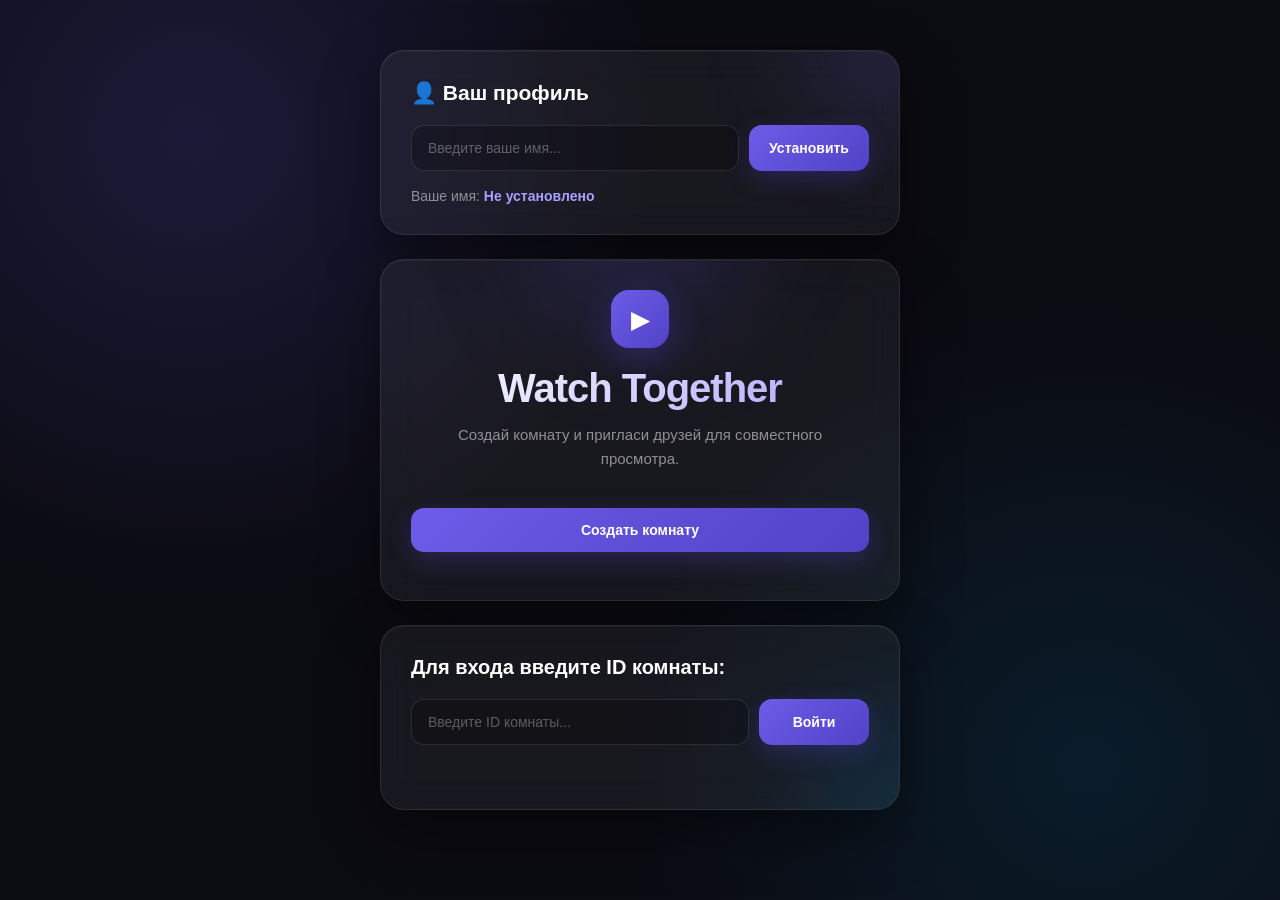
<file: templates/index.html>
<!DOCTYPE html>
<html lang="en">
<head>
    <meta charset="UTF-8">
    <meta name="viewport" content="width=device-width, initial-scale=1.0">
    <link rel="stylesheet" href="/static/css/indexStyles.css">
    <title>Root</title>
</head>
<body>

    <div class="container username-container">
        <h2>👤 Ваш профиль</h2>

        <div class="username-form">
            <input
                type="text"
                id="usernameInput"
                placeholder="Введите ваше имя..."
                maxlength="30"
            >

            <button id="createUsernameBtn">
                Установить
            </button>
        </div>

        <p class="current-username">
            Ваше имя:
            <span id="username">Не установлено</span>
        </p>
    </div>

    <div class="container room-container">

        <div class="logo">▶</div>

        <h1>Watch Together</h1>

        <p class="subtitle">
            Создай комнату и пригласи друзей
            для совместного просмотра.
        </p>

        <button
            id="createRoomBtn"
        >
            Создать комнату
        </button>

        <p id="parag"></p>
        <div id="roomInfo">
            <span class="room-label">Код комнаты</span>
            <span id="roomID"></span>
        </div>

    </div>

    <div class="container entrance-container">
    <h2>Для входа введите ID комнаты:</h2>
    <div class="entranceForm">
        <input
            type="text"
            id="entranceID"
            placeholder="Введите ID комнаты..."
        >

        <button id="entranceBtn">Войти</button>
    </div>

    <p id="errorP" class="entranceError"></p>
    </div>


    <script src="/static/js/indexScr.js"></script>
</body>
</html>
</file>
<file: static/css/indexStyles.css>
/* ========================================
   RESET
======================================== */

* {
    box-sizing: border-box;
    margin: 0;
    padding: 0;
}


/* ========================================
   BODY
======================================== */

body {
    min-height: 100vh;

    display: flex;
    flex-direction: column;
    align-items: center;

    gap: 24px;

    padding: 50px 20px;

    font-family: Arial, sans-serif;

    color: #ffffff;

    background:
        radial-gradient(
            circle at 15% 15%,
            rgba(108, 92, 231, 0.18),
            transparent 35%
        ),
        radial-gradient(
            circle at 85% 85%,
            rgba(0, 180, 255, 0.10),
            transparent 35%
        ),
        #0b0b12;
}


/* ========================================
   COMMON CONTAINER
======================================== */

.container {
    position: relative;

    width: 100%;
    max-width: 520px;

    padding: 30px;

    background: rgba(255, 255, 255, 0.055);

    border: 1px solid rgba(255, 255, 255, 0.09);

    border-radius: 24px;

    backdrop-filter: blur(18px);
    -webkit-backdrop-filter: blur(18px);

    box-shadow:
        0 20px 60px rgba(0, 0, 0, 0.45),
        inset 0 1px 0 rgba(255, 255, 255, 0.04);

    transition:
        transform 0.25s ease,
        border-color 0.25s ease,
        box-shadow 0.25s ease;
}

.container:hover {
    transform: translateY(-2px);

    border-color: rgba(255, 255, 255, 0.14);

    box-shadow:
        0 25px 70px rgba(0, 0, 0, 0.5),
        inset 0 1px 0 rgba(255, 255, 255, 0.06);
}


/* ========================================
   USERNAME CONTAINER
======================================== */

.username-container {
    overflow: hidden;
}

.username-container::before {
    content: "";

    position: absolute;

    width: 180px;
    height: 180px;

    top: -100px;
    right: -80px;

    border-radius: 50%;

    background: rgba(108, 92, 231, 0.15);

    filter: blur(50px);

    pointer-events: none;
}


/* ========================================
   USERNAME TITLE
======================================== */

.username-container h2 {
    position: relative;

    margin-bottom: 20px;

    font-size: 21px;
    font-weight: 600;
}


/* ========================================
   USERNAME FORM
======================================== */

.username-form {
    display: flex;

    gap: 10px;

    width: 100%;
}

.username-form input {
    flex: 1;
}

.username-form button {
    width: auto;

    min-width: 120px;

    margin-top: 0;
}


/* ========================================
   CURRENT USERNAME
======================================== */

.current-username {
    margin-top: 17px;

    color: rgba(255, 255, 255, 0.5);

    font-size: 14px;
}

#username {
    color: #aaa1ff;

    font-weight: 600;
}


/* ========================================
   ROOM CONTAINER
======================================== */

.room-container {
    text-align: center;

    overflow: hidden;
}

.room-container::before {
    content: "";

    position: absolute;

    width: 220px;
    height: 220px;

    left: 50%;
    top: -150px;

    transform: translateX(-50%);

    border-radius: 50%;

    background: rgba(108, 92, 231, 0.18);

    filter: blur(55px);

    pointer-events: none;
}


/* ========================================
   LOGO
======================================== */

.logo {
    position: relative;

    width: 58px;
    height: 58px;

    display: flex;
    align-items: center;
    justify-content: center;

    margin: 0 auto 18px;

    border-radius: 18px;

    font-size: 25px;

    background: linear-gradient(
        135deg,
        #6c5ce7,
        #5142c7
    );

    box-shadow:
        0 10px 35px rgba(90, 70, 220, 0.35);
}


/* ========================================
   MAIN TITLE
======================================== */

.room-container h1 {
    position: relative;

    margin-bottom: 12px;

    font-size: 40px;
    font-weight: 700;

    letter-spacing: -1px;

    background: linear-gradient(
        135deg,
        #ffffff,
        #aaa1ff
    );

    -webkit-background-clip: text;
    -webkit-text-fill-color: transparent;
}


/* ========================================
   SUBTITLE
======================================== */

.subtitle {
    position: relative;

    max-width: 380px;

    margin: 0 auto 25px;

    color: rgba(255, 255, 255, 0.52);

    font-size: 15px;

    line-height: 1.6;
}


/* ========================================
   ENTRANCE CONTAINER
======================================== */

.entrance-container {
    overflow: hidden;
}

.entrance-container::before {
    content: "";

    position: absolute;

    width: 190px;
    height: 190px;

    right: -100px;
    bottom: -120px;

    border-radius: 50%;

    background: rgba(0, 170, 255, 0.10);

    filter: blur(55px);

    pointer-events: none;
}


/* ========================================
   ENTRANCE TITLE
======================================== */

.entrance-container h2 {
    position: relative;

    margin-bottom: 20px;

    font-size: 20px;
    font-weight: 600;

    color: #ffffff;
}


/* ========================================
   ENTRANCE FORM
======================================== */

.entranceForm {
    position: relative;

    display: flex;

    gap: 10px;

    width: 100%;
}

.entranceForm input {
    flex: 1;
}

.entranceForm button {
    width: auto;

    min-width: 110px;

    margin-top: 0;
}


/* ========================================
   INPUT
======================================== */

input {
    width: 100%;

    padding: 14px 16px;

    border: 1px solid rgba(255, 255, 255, 0.11);

    border-radius: 13px;

    outline: none;

    background: rgba(0, 0, 0, 0.22);

    color: #ffffff;

    font-family: inherit;
    font-size: 14px;

    transition:
        border-color 0.2s ease,
        background 0.2s ease,
        box-shadow 0.2s ease;
}

input::placeholder {
    color: rgba(255, 255, 255, 0.32);
}

input:hover {
    border-color: rgba(255, 255, 255, 0.18);
}

input:focus {
    border-color: rgba(122, 105, 255, 0.7);

    background: rgba(0, 0, 0, 0.3);

    box-shadow:
        0 0 0 4px rgba(108, 92, 231, 0.12);
}


/* ========================================
   BUTTON
======================================== */

button {
    position: relative;

    width: 100%;

    padding: 14px 18px;

    margin-top: 12px;

    border: none;

    border-radius: 13px;

    cursor: pointer;

    color: #ffffff;

    font-family: inherit;

    font-size: 14px;
    font-weight: 600;

    background: linear-gradient(
        135deg,
        #6c5ce7,
        #5142c7
    );

    box-shadow:
        0 8px 25px rgba(90, 70, 220, 0.28);

    transition:
        transform 0.2s ease,
        box-shadow 0.2s ease,
        filter 0.2s ease;
}

button:hover {
    transform: translateY(-2px);

    filter: brightness(1.08);

    box-shadow:
        0 12px 32px rgba(90, 70, 220, 0.38);
}

button:active {
    transform: translateY(0);

    box-shadow:
        0 5px 16px rgba(90, 70, 220, 0.25);
}


/* ========================================
   CREATE ROOM RESULT
======================================== */

#parag {
    margin-top: 18px;

    color: rgba(255, 255, 255, 0.65);

    font-size: 14px;

    line-height: 1.5;
}

#parag a {
    color: #aaa1ff;

    font-weight: 600;

    text-decoration: none;

    transition:
        color 0.2s ease,
        text-shadow 0.2s ease;
}

#parag a:hover {
    color: #c7c1ff;

    text-shadow:
        0 0 15px rgba(130, 110, 255, 0.5);
}


/* ========================================
   ROOM INFO
======================================== */

#roomInfo {
    display: none;

    align-items: center;
    justify-content: center;

    gap: 10px;

    margin-top: 15px;

    padding: 11px 15px;

    border: 1px solid rgba(255, 255, 255, 0.08);

    border-radius: 12px;

    background: rgba(0, 0, 0, 0.18);
}

.room-label {
    color: rgba(255, 255, 255, 0.4);

    font-size: 13px;
}

#roomID {
    color: #aaa1ff;

    font-size: 13px;

    font-family: monospace;

    font-weight: 600;

    word-break: break-all;
}


/* ========================================
   ERROR
======================================== */

#errorP {
    min-height: 20px;

    margin-top: 14px;

    color: #ff7b8a;

    font-size: 13px;

    text-align: center;
}


/* ========================================
   LINKS
======================================== */

a {
    color: #aaa1ff;

    text-decoration: none;

    font-weight: 600;

    transition:
        color 0.2s ease,
        text-shadow 0.2s ease;
}

a:hover {
    color: #c7c1ff;

    text-shadow:
        0 0 15px rgba(130, 110, 255, 0.5);
}


/* ========================================
   MOBILE
======================================== */

@media (max-width: 600px) {

    body {
        padding: 25px 15px;

        gap: 18px;
    }

    .container {
        padding: 24px 20px;

        border-radius: 20px;
    }

    .room-container h1 {
        font-size: 32px;
    }

    .username-form,
    .entranceForm {
        flex-direction: column;
    }

    .username-form button,
    .entranceForm button {
        width: 100%;
    }

    .logo {
        width: 52px;
        height: 52px;

        border-radius: 16px;
    }
}
</file>
